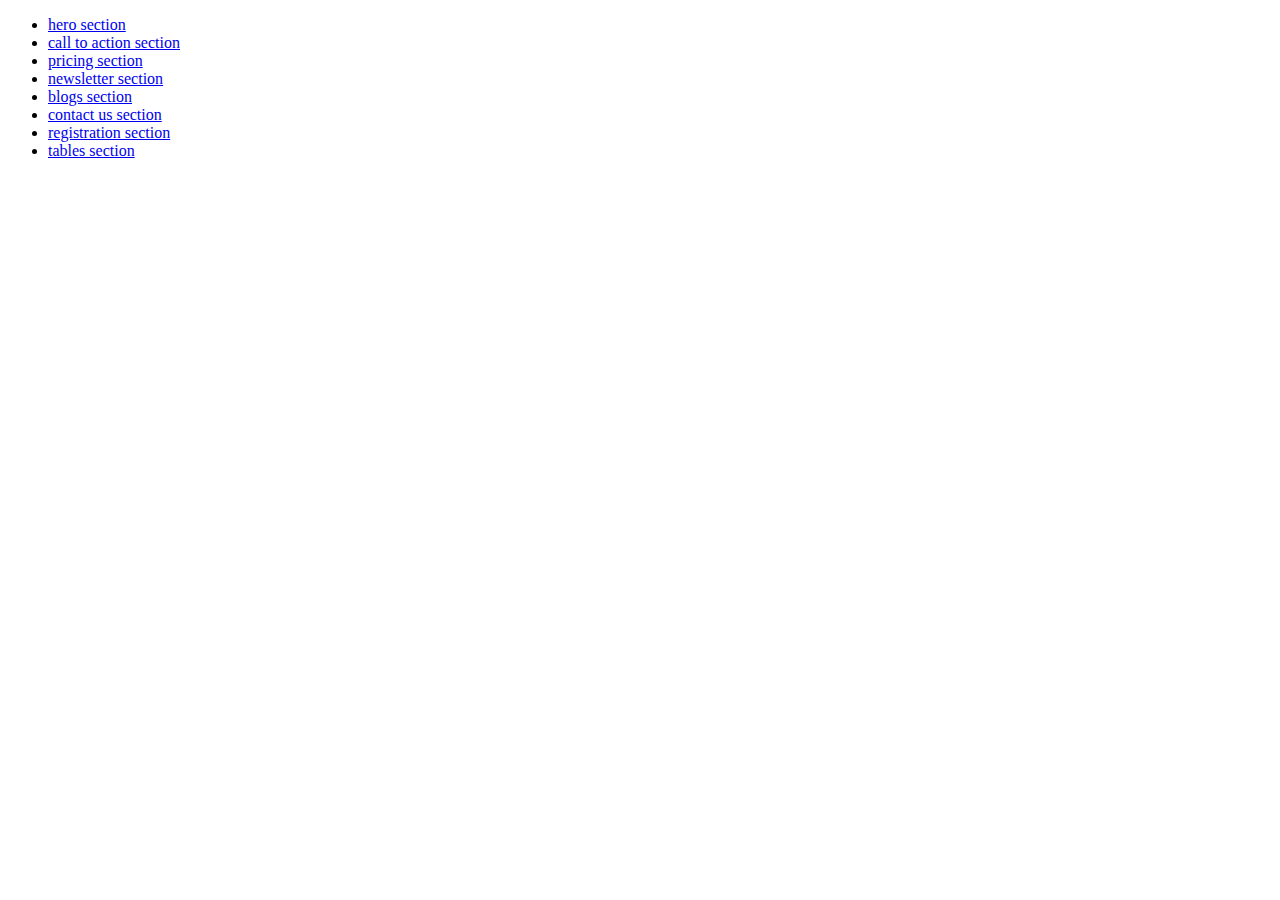
<file: index.html>
<!DOCTYPE html>
<html lang="en">
  <head>
    <meta charset="UTF-8" />
    <meta name="viewport" content="width=device-width, initial-scale=1.0" />
    <title>Document</title>
  </head>
  <body>
    <!-- DO NOT EDIT THIS FILE -->
    <ul>
      <li><a href="./1-hero-section/index.html">hero section</a></li>
      <li>
        <a href="./2-call-to-action/index.html">call to action section</a>
      </li>
      <li><a href="./3-pricings/index.html">pricing section</a></li>
      <li><a href="./4-newsletter/index.html">newsletter section</a></li>
      <li><a href="./5-blogs/index.html">blogs section</a></li>
      <li><a href="./6-contact-us/index.html">contact us section</a></li>
      <li><a href="./7-registration/index.html">registration section</a></li>
      <li><a href="./8-tables/index.html">tables section</a></li>
    </ul>
  </body>
</html>
</file>
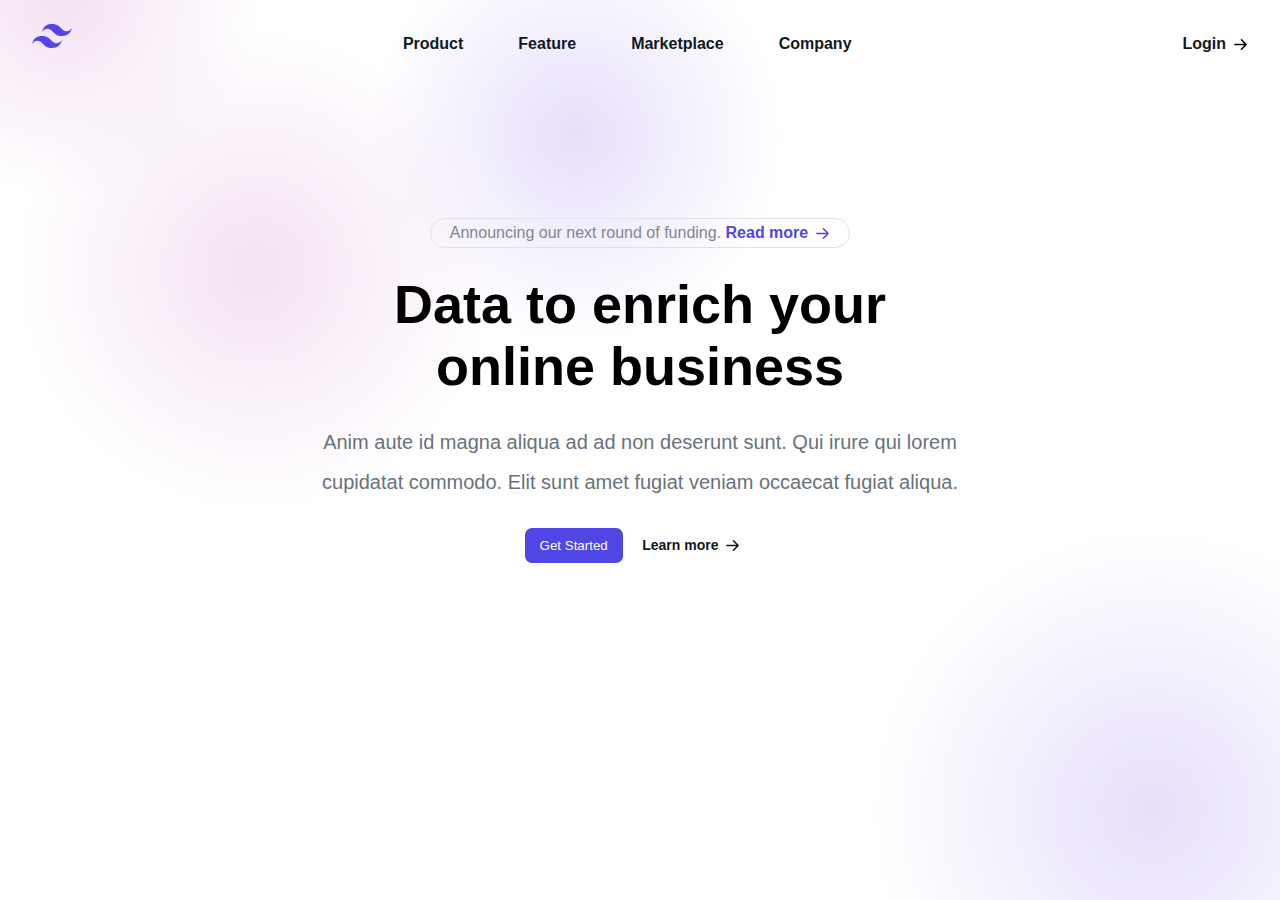
<file: 1-hero-section/index.html>
<!DOCTYPE html>
<html lang="en">
  <head>
    <meta charset="UTF-8" />
    <meta name="viewport" content="width=device-width, initial-scale=1.0" />
    <title>Document</title>
    <link rel="stylesheet" href="style.css" />
  </head>
  <body>
    <nav>
      <div class="logo">
        <svg xmlns="http://www.w3.org/2000/svg" fill="none" viewBox="0 0 54 33">
          <g clip-path="url(#prefix__clip0)">
            <path
              fill=" #4f46e5"
              fill-rule="evenodd"
              d="M27 0c-7.2 0-11.7 3.6-13.5 10.8 2.7-3.6 5.85-4.95 9.45-4.05 2.054.513 3.522 2.004 5.147 3.653C30.744 13.09 33.808 16.2 40.5 16.2c7.2 0 11.7-3.6 13.5-10.8-2.7 3.6-5.85 4.95-9.45 4.05-2.054-.513-3.522-2.004-5.147-3.653C36.756 3.11 33.692 0 27 0zM13.5 16.2C6.3 16.2 1.8 19.8 0 27c2.7-3.6 5.85-4.95 9.45-4.05 2.054.514 3.522 2.004 5.147 3.653C17.244 29.29 20.308 32.4 27 32.4c7.2 0 11.7-3.6 13.5-10.8-2.7 3.6-5.85 4.95-9.45 4.05-2.054-.513-3.522-2.004-5.147-3.653C23.256 19.31 20.192 16.2 13.5 16.2z"
              clip-rule="evenodd"
            />
          </g>
          <defs>
            <clipPath id="prefix__clip0">
              <path fill="#fff" d="M0 0h54v32.4H0z" />
            </clipPath>
          </defs>
        </svg>
      </div>
      <div class="main-menu-container">
        <menu>
          <a href="#">Product</a>
          <a href="#">Feature</a>
          <a href="#">Marketplace</a>
          <a href="#">Company</a>
        </menu>
      </div>
      <div class="arrow-attach">
        <a href="#">Login</a>
        <svg
          xmlns="http://www.w3.org/2000/svg"
          fill="none"
          viewBox="0 0 24 24"
          stroke-width="2.5"
          stroke="currentColor"
          class="arrow"
        >
          <path
            stroke-linecap="round"
            stroke-linejoin="round"
            d="M13.5 4.5 21 12m0 0-7.5 7.5M21 12H3"
          />
        </svg>
      </div>
    </nav>
    <main>
      <div class="hero-section">
        <div class="readmore">
          <p>Announcing our next round of funding.&nbsp;</p>
          <div class="arrow-attach">
            <p>Read more</p>
            <svg
              xmlns="http://www.w3.org/2000/svg"
              stroke="#4f46e5"
              viewBox="0 0 24 24"
              stroke-width="2.5"
              stroke="currentColor"
              class="arrow"
            >
              <path
                stroke-linecap="round"
                stroke-linejoin="round"
                d="M13.5 4.5 21 12m0 0-7.5 7.5M21 12H3"
              />
            </svg>
          </div>
        </div>
        <div class="main-heading">
          <h1>Data to enrich your online business</h1>
        </div>
        <div class="content">
          <p>
            Anim aute id magna aliqua ad ad non deserunt sunt. Qui irure qui
            lorem cupidatat commodo. Elit sunt amet fugiat veniam occaecat
            fugiat aliqua.
          </p>
        </div>
        <div>
          <button class="get-started">Get Started</button>
          <button class="learn-more">
            <div class="arrow-attach">
              <p>Learn more</p>
              <svg
                xmlns="http://www.w3.org/2000/svg"
                fill="none"
                viewBox="0 0 24 24"
                stroke-width="2.5"
                stroke="currentColor"
                class="arrow"
              >
                <path
                  stroke-linecap="round"
                  stroke-linejoin="round"
                  d="M13.5 4.5 21 12m0 0-7.5 7.5M21 12H3"
                />
              </svg>
            </div>
          </button>
        </div>
      </div>
    </main>
  </body>
</html>
</file>
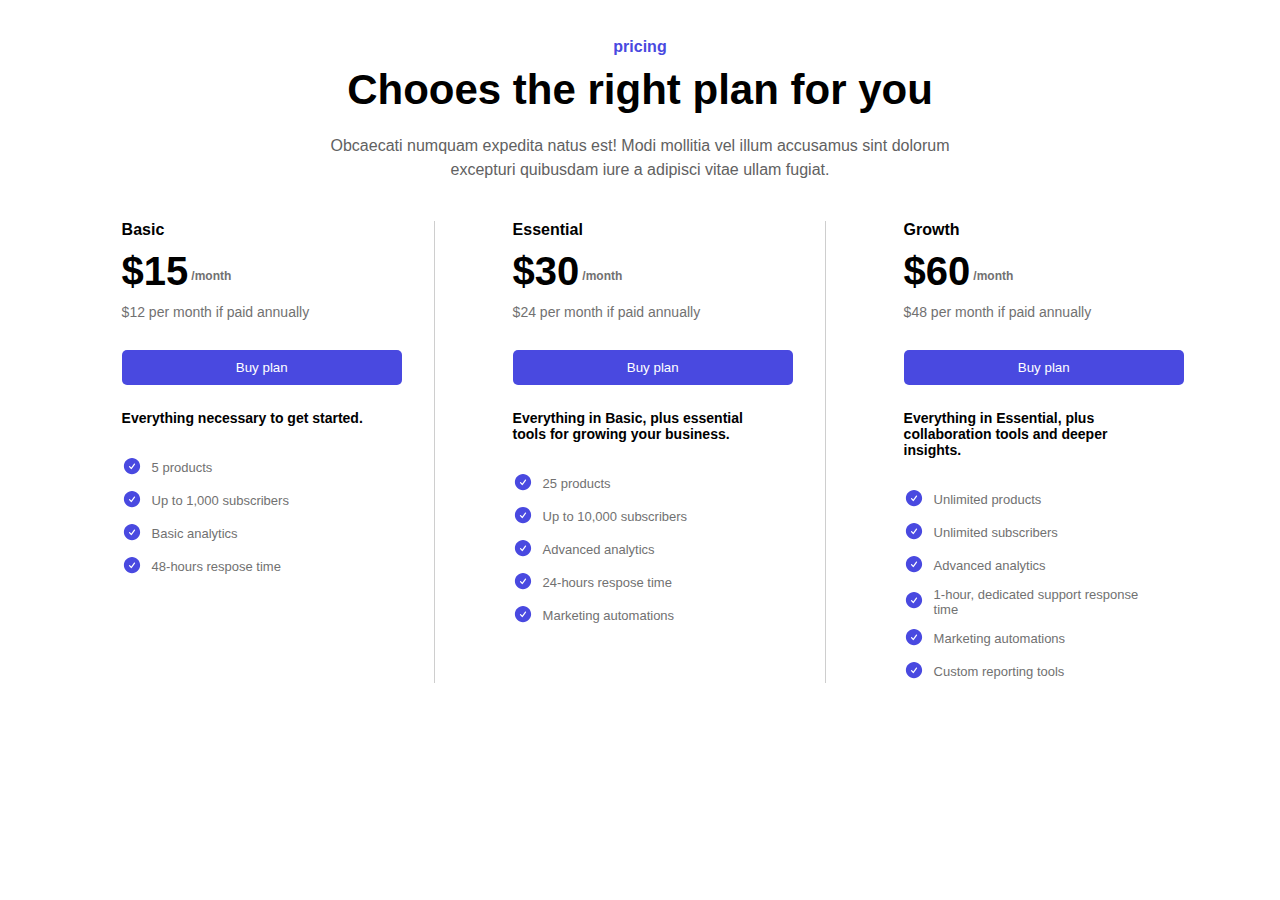
<file: 3-pricings/index.html>
<!DOCTYPE html>
<html lang="en">
  <head>
    <meta charset="UTF-8" />
    <meta name="viewport" content="width=device-width, initial-scale=1.0" />
    <title>Document</title>
    <link rel="stylesheet" href="style.css" />
  </head>
  <body>
    <header>
      <div class="heading"><p>pricing</p></div>
      <div class="heading-main"><p>Chooes the right plan for you</p></div>
      <div class="head-description">
        <p>
          Obcaecati numquam expedita natus est! Modi mollitia vel illum
          accusamus sint dolorum excepturi quibusdam iure a adipisci vitae ullam
          fugiat.
        </p>
      </div>
    </header>
    <section>
      <div class="plan-card">
        <div class="plan-type">Basic</div>
        <div class="pricing">
          <div class="price">$15</div>
          <div class="month">/month</div>
        </div>
        <div class="annually">$12 per month if paid annually</div>
        <button>Buy plan</button>
        <div class="info">Everything necessary to get started.</div>
        <ul>
          <li>5 products</li>
          <li>Up to 1,000 subscribers</li>
          <li>Basic analytics</li>
          <li>48-hours respose time</li>
        </ul>
      </div>
      <div class="plan-card">
        <div class="plan-type">Essential</div>
        <div class="pricing">
          <div class="price">$30</div>
          <div class="month">/month</div>
        </div>
        <div class="annually">$24 per month if paid annually</div>
        <button>Buy plan</button>
        <div class="info">
          Everything in Basic, plus essential tools for growing your business.
        </div>
        <ul>
          <li>25 products</li>
          <li>Up to 10,000 subscribers</li>
          <li>Advanced analytics</li>
          <li>24-hours respose time</li>
          <li>Marketing automations</li>
        </ul>
      </div>
      <div class="plan-card">
        <div class="plan-type">Growth</div>
        <div class="pricing">
          <div class="price">$60</div>
          <div class="month">/month</div>
        </div>
        <div class="annually">$48 per month if paid annually</div>
        <button>Buy plan</button>
        <div class="info">
          Everything in Essential, plus collaboration tools and deeper insights.
        </div>
        <ul>
          <li>Unlimited products</li>
          <li>Unlimited subscribers</li>
          <li>Advanced analytics</li>
          <li>1-hour, dedicated support response time</li>
          <li>Marketing automations</li>
          <li>Custom reporting tools</li>
        </ul>
      </div>
    </section>
  </body>
</html>
</file>
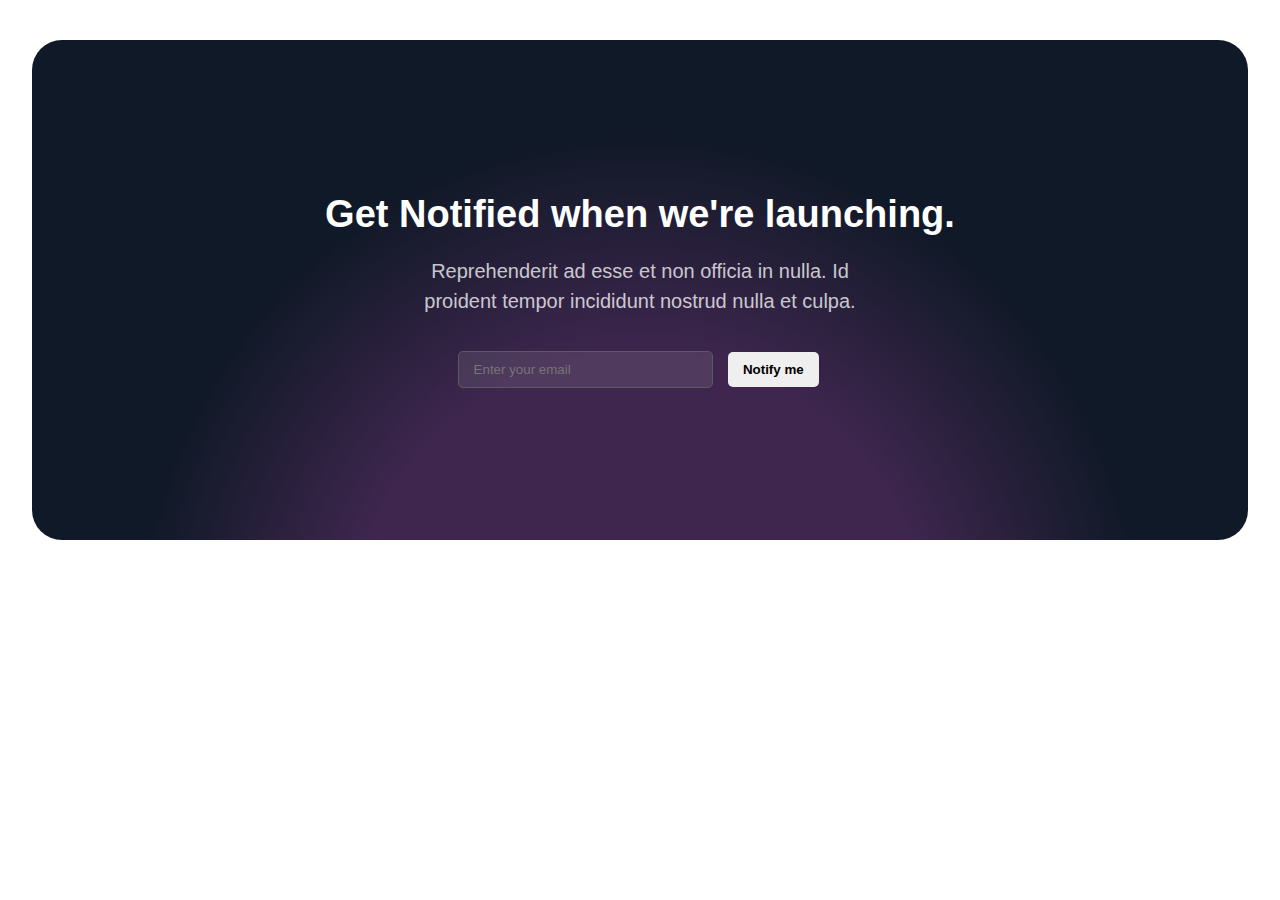
<file: 4-newsletter/index.html>
<!DOCTYPE html>
<html lang="en">
  <head>
    <meta charset="UTF-8" />
    <meta name="viewport" content="width=device-width, initial-scale=1.0" />
    <title>Document</title>
    <link rel="stylesheet" href="style.css" />
  </head>
  <body>
    <section>
      <div class="newsletter">
        <h2>Get Notified when we're launching.</h2>
        <div class="description">
          Reprehenderit ad esse et non officia in nulla. Id proident tempor
          incididunt nostrud nulla et culpa.
        </div>
        <div class="email-section">
          <input
            type="email"
            id="email"
            class="email"
            placeholder="Enter your email"
            name="email"
          />
          <button>Notify me</button>
        </div>
      </div>
    </section>
  </body>
</html>
</file>
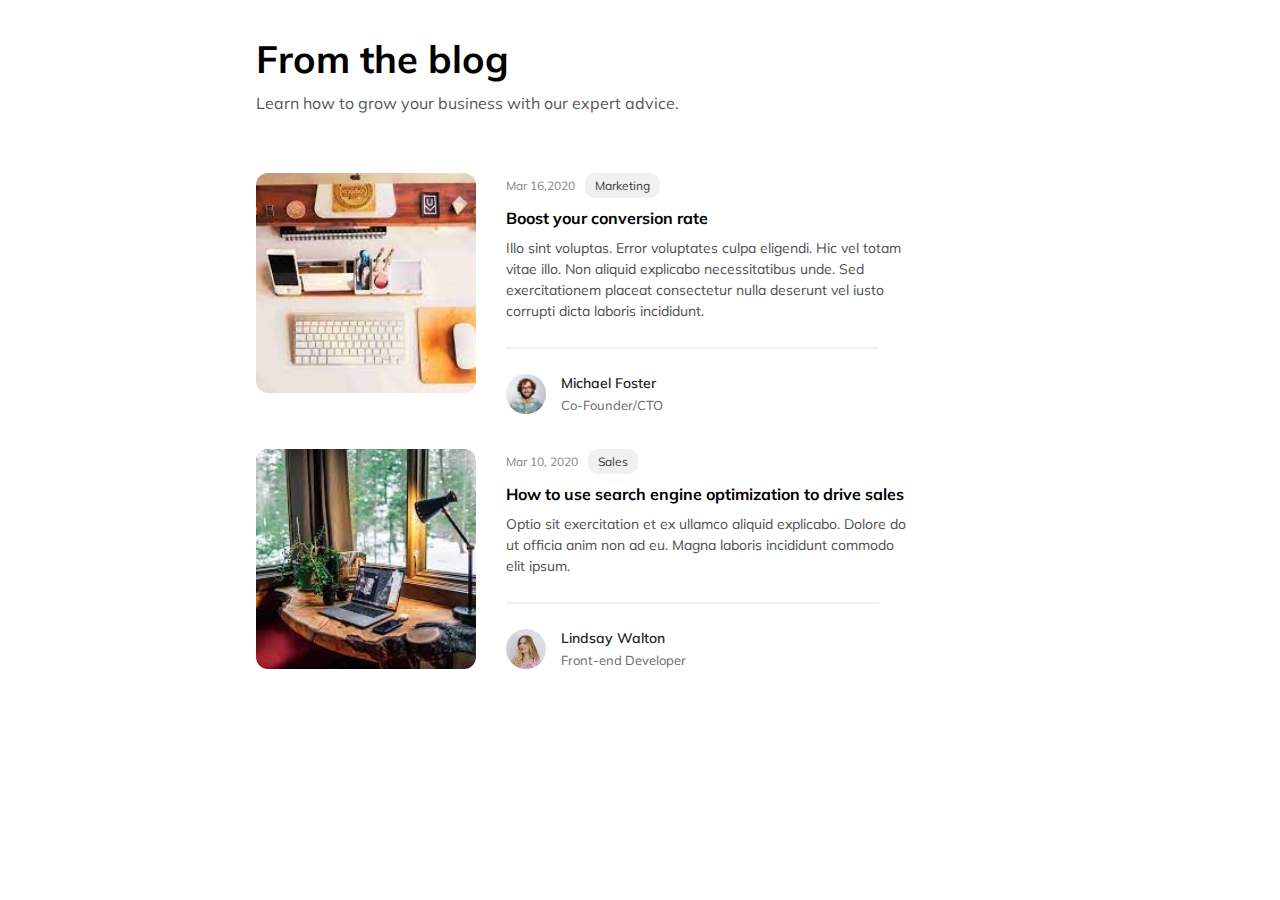
<file: 5-blogs/index.html>
<!DOCTYPE html>
<html lang="en">
  <head>
    <meta charset="UTF-8" />
    <meta name="viewport" content="width=device-width, initial-scale=1.0" />
    <title>Document</title>
    <link rel="stylesheet" href="style.css" />
    <link rel="preconnect" href="https://fonts.googleapis.com" />
    <link rel="preconnect" href="https://fonts.gstatic.com" crossorigin />
    <link
      href="https://fonts.googleapis.com/css2?family=Be+Vietnam+Pro:ital,wght@0,100;0,200;0,300;0,400;0,500;0,600;0,700;0,800;0,900;1,100;1,200;1,300;1,400;1,500;1,600;1,700;1,800;1,900&family=Mulish:ital,wght@0,200..1000;1,200..1000&display=swap"
      rel="stylesheet"
    />
  </head>
  <body>
    <div class="blogs">
      <header>
        <h2>From the blog</h2>
        <div class="sub-heading">
          Learn how to grow your business with our expert advice.
        </div>
      </header>
      <article>
        <div class="blog">
          <div class="cover"><img src="blog1.jpeg" /></div>
          <div class="blog-containt">
            <div class="dates">
              <p>Mar 16,2020</p>
              <p>Marketing</p>
            </div>
            <h4>Boost your conversion rate</h4>
            <div class="description">
              <p>
                Illo sint voluptas. Error voluptates culpa eligendi. Hic vel
                totam vitae illo. Non aliquid explicabo necessitatibus unde. Sed
                exercitationem placeat consectetur nulla deserunt vel iusto
                corrupti dicta laboris incididunt.
              </p>
            </div>
            <hr width="72%;" color="#eff0f0" size="2" />
            <div class="profile">
              <div class="image"><img src="p1.jpg" /></div>
              <div class="person-info">
                <div class="name">Michael Foster</div>
                <div class="profession">Co-Founder/CTO</div>
              </div>
            </div>
          </div>
        </div>
        <div class="blog">
          <div class="cover"><img src="blog2.jpeg" /></div>
          <div class="blog-containt">
            <div class="dates">
              <p>Mar 10, 2020</p>
              <p>Sales</p>
            </div>
            <h4>How to use search engine optimization to drive sales</h4>
            <div class="description">
              <p>
                Optio sit exercitation et ex ullamco aliquid explicabo. Dolore
                do ut officia anim non ad eu. Magna laboris incididunt commodo
                elit ipsum.
              </p>
            </div>
            <hr width="72%;" color="#eff0f0" size="2" />
            <div class="profile">
              <div class="image"><img src="p2.jpg" /></div>
              <div class="person-info">
                <div class="name">Lindsay Walton</div>
                <div class="profession">Front-end Developer</div>
              </div>
            </div>
          </div>
        </div>
      </article>
    </div>
  </body>
</html>
</file>
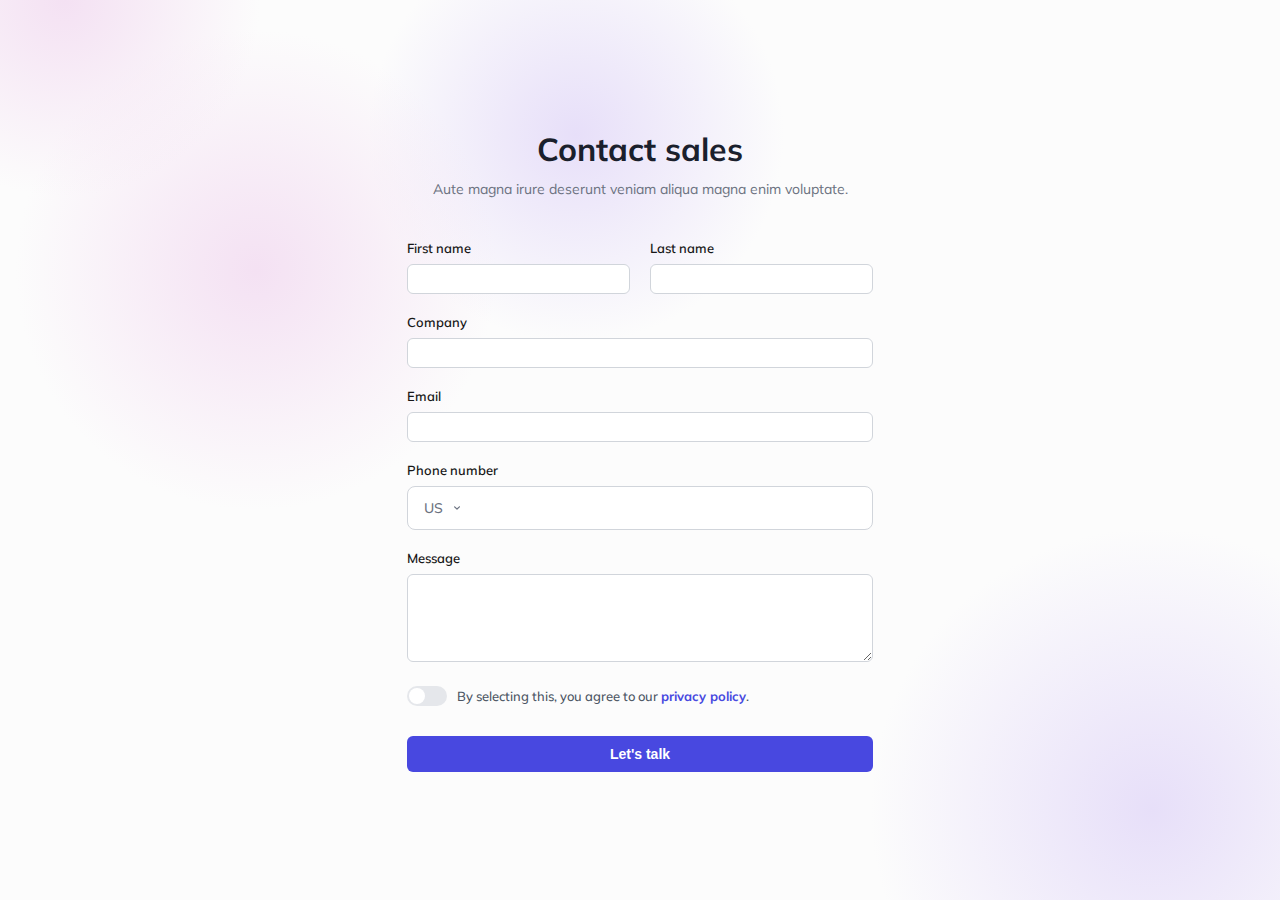
<file: 6-contact-us/index.html>
<!DOCTYPE html>
<html lang="en">
  <head>
    <meta charset="UTF-8" />
    <meta name="viewport" content="width=device-width, initial-scale=1.0" />
    <title>Document</title>
    <link rel="stylesheet" href="style.css" />
    <link rel="preconnect" href="https://fonts.googleapis.com" />
    <link rel="preconnect" href="https://fonts.gstatic.com" crossorigin />
    <link
      href="https://fonts.googleapis.com/css2?family=Be+Vietnam+Pro:ital,wght@0,100;0,200;0,300;0,400;0,500;0,600;0,700;0,800;0,900;1,100;1,200;1,300;1,400;1,500;1,600;1,700;1,800;1,900&family=Mulish:ital,wght@0,200..1000;1,200..1000&display=swap"
      rel="stylesheet"
    />
  </head>
  <body>
    <div class="page-container">
      <header class="form-header">
        <h1>Contact sales</h1>
        <p class="subtitle">
          Aute magna irure deserunt veniam aliqua magna enim voluptate.
        </p>
      </header>

      <section class="contact-form-section">
        <form class="contact-form">
          <div class="form-row">
            <div class="form-group">
              <label for="first-name">First name</label>
              <input
                type="text"
                id="first-name"
                name="first_name"
                class="text-input"
              />
            </div>
            <div class="form-group">
              <label for="last-name">Last name</label>
              <input
                type="text"
                id="last-name"
                name="last_name"
                class="text-input"
              />
            </div>
          </div>

          <div class="form-group">
            <label for="company">Company</label>
            <input type="text" id="company" name="company" class="text-input" />
          </div>

          <div class="form-group">
            <label for="email-contact">Email</label>
            <input
              type="email"
              id="email-contact"
              name="email"
              class="text-input"
            />
          </div>

          <div class="form-group">
            <label for="phone" class="form-label">Phone number</label>
            <div class="phone-input-container">
              <div class="country-selector" onclick="toggleDropdown()">
                <span>US</span>
                <svg class="dropdown-arrow" viewBox="0 0 20 20">
                  <path
                    fill-rule="evenodd"
                    d="M5.293 7.293a1 1 0 011.414 0L10 10.586l3.293-3.293a1 1 0 111.414 1.414l-4 4a1 1 0 01-1.414 0l-4-4a1 1 0 010-1.414z"
                    clip-rule="evenodd"
                  />
                </svg>
              </div>
              <input type="tel" id="phone" class="phone-input" />
              <div class="dropdown-menu" id="countryDropdown">
                <div class="dropdown-item" onclick="selectCountry('US', '+1')">
                  🇺🇸 United States (+1)
                </div>
              </div>
            </div>
          </div>

          <div class="form-group">
            <label for="message">Message</label>
            <textarea
              id="message"
              name="message"
              class="text-input textarea-input"
              rows="4"
            ></textarea>
          </div>

          <div class="checkbox-group">
            <label class="toggle-switch">
              <input type="checkbox" />
              <span class="slider"></span>
            </label>

            <label for="privacy-agree"
              >By selecting this, you agree to our
              <a href="#" class="privacy-link">privacy policy</a>.</label
            >
          </div>

          <button type="submit" class="submit-button">Let's talk</button>
        </form>
      </section>
    </div>
  </body>
</html>
</file>
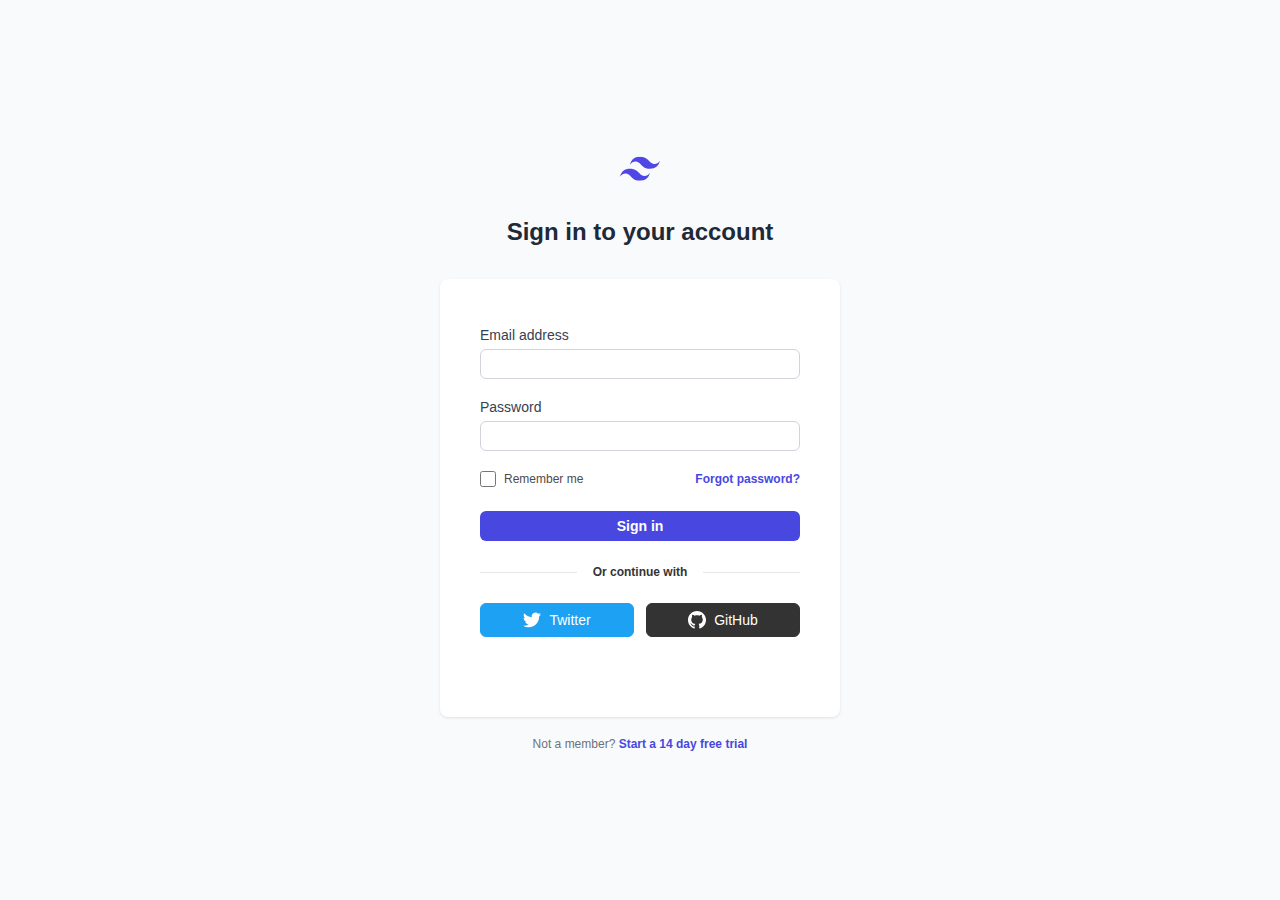
<file: 7-registration/index.html>
<!DOCTYPE html>
<html lang="en">
  <head>
    <meta charset="UTF-8" />
    <meta name="viewport" content="width=device-width, initial-scale=1.0" />
    <title>Document</title>
    <link rel="stylesheet" href="style.css" />
  </head>
  <body>
    <header class="form-header">
      <div class="logo">
        <svg xmlns="http://www.w3.org/2000/svg" fill="none" viewBox="0 0 54 33">
          <g clip-path="url(#prefix__clip0)">
            <path
              fill="#4f46e5"
              fill-rule="evenodd"
              d="M27 0c-7.2 0-11.7 3.6-13.5 10.8 2.7-3.6 5.85-4.95 9.45-4.05 2.054.513 3.522 2.004 5.147 3.653C30.744 13.09 33.808 16.2 40.5 16.2c7.2 0 11.7-3.6 13.5-10.8-2.7 3.6-5.85 4.95-9.45 4.05-2.054-.513-3.522-2.004-5.147-3.653C36.756 3.11 33.692 0 27 0zM13.5 16.2C6.3 16.2 1.8 19.8 0 27c2.7-3.6 5.85-4.95 9.45-4.05 2.054.514 3.522 2.004 5.147 3.653C17.244 29.29 20.308 32.4 27 32.4c7.2 0 11.7-3.6 13.5-10.8-2.7 3.6-5.85 4.95-9.45 4.05-2.054-.513-3.522-2.004-5.147-3.653C23.256 19.31 20.192 16.2 13.5 16.2z"
              clip-rule="evenodd"
            />
          </g>
          <defs>
            <clipPath id="prefix__clip0">
              <path fill="#fff" d="M0 0h54v32.4H0z" />
            </clipPath>
          </defs>
        </svg>
      </div>
      <h1>Sign in to your account</h1>
    </header>
    <div class="container">
      <form>
        <div class="form-group">
          <label for="email">Email address</label>
          <input type="email" id="email" name="email" />
        </div>

        <div class="form-group">
          <label for="password">Password</label>
          <input type="password" id="password" name="password" />
        </div>

        <div class="form-options">
          <div class="remember-me">
            <input type="checkbox" id="remember" name="remember" />
            <label for="remember">Remember me</label>
          </div>
          <a href="#" class="forgot-password">Forgot password?</a>
        </div>

        <button type="submit" class="signin-btn">Sign in</button>
      </form>

      <div class="divider">
        <span>Or continue with</span>
      </div>

      <div class="social-buttons">
        <a href="#" class="social-btn twitter">
          <svg viewBox="0 0 24 24">
            <path
              d="M23.953 4.57a10 10 0 01-2.825.775 4.958 4.958 0 002.163-2.723c-.951.555-2.005.959-3.127 1.184a4.92 4.92 0 00-8.384 4.482C7.69 8.095 4.067 6.13 1.64 3.162a4.822 4.822 0 00-.666 2.475c0 1.71.87 3.213 2.188 4.096a4.904 4.904 0 01-2.228-.616v.06a4.923 4.923 0 003.946 4.827 4.996 4.996 0 01-2.212.085 4.936 4.936 0 004.604 3.417 9.867 9.867 0 01-6.102 2.105c-.39 0-.779-.023-1.17-.067a13.995 13.995 0 007.557 2.209c9.053 0 13.998-7.496 13.998-13.985 0-.21 0-.42-.015-.63A9.935 9.935 0 0024 4.59z"
            />
          </svg>
          Twitter
        </a>
        <a href="#" class="social-btn github">
          <svg viewBox="0 0 24 24">
            <path
              d="M12 0c-6.626 0-12 5.373-12 12 0 5.302 3.438 9.8 8.207 11.387.599.111.793-.261.793-.577v-2.234c-3.338.726-4.033-1.416-4.033-1.416-.546-1.387-1.333-1.756-1.333-1.756-1.089-.745.083-.729.083-.729 1.205.084 1.839 1.237 1.839 1.237 1.07 1.834 2.807 1.304 3.492.997.107-.775.418-1.305.762-1.604-2.665-.305-5.467-1.334-5.467-5.931 0-1.311.469-2.381 1.236-3.221-.124-.303-.535-1.524.117-3.176 0 0 1.008-.322 3.301 1.23.957-.266 1.983-.399 3.003-.404 1.02.005 2.047.138 3.006.404 2.291-1.552 3.297-1.23 3.297-1.23.653 1.653.242 2.874.118 3.176.77.84 1.235 1.911 1.235 3.221 0 4.609-2.807 5.624-5.479 5.921.43.372.823 1.102.823 2.222v3.293c0 .319.192.694.801.576 4.765-1.589 8.199-6.086 8.199-11.386 0-6.627-5.373-12-12-12z"
            />
          </svg>
          GitHub
        </a>
      </div>
    </div>
    <div class="signup-link">
      Not a member? <a href="#">Start a 14 day free trial</a>
    </div>
  </body>
</html>
</file>
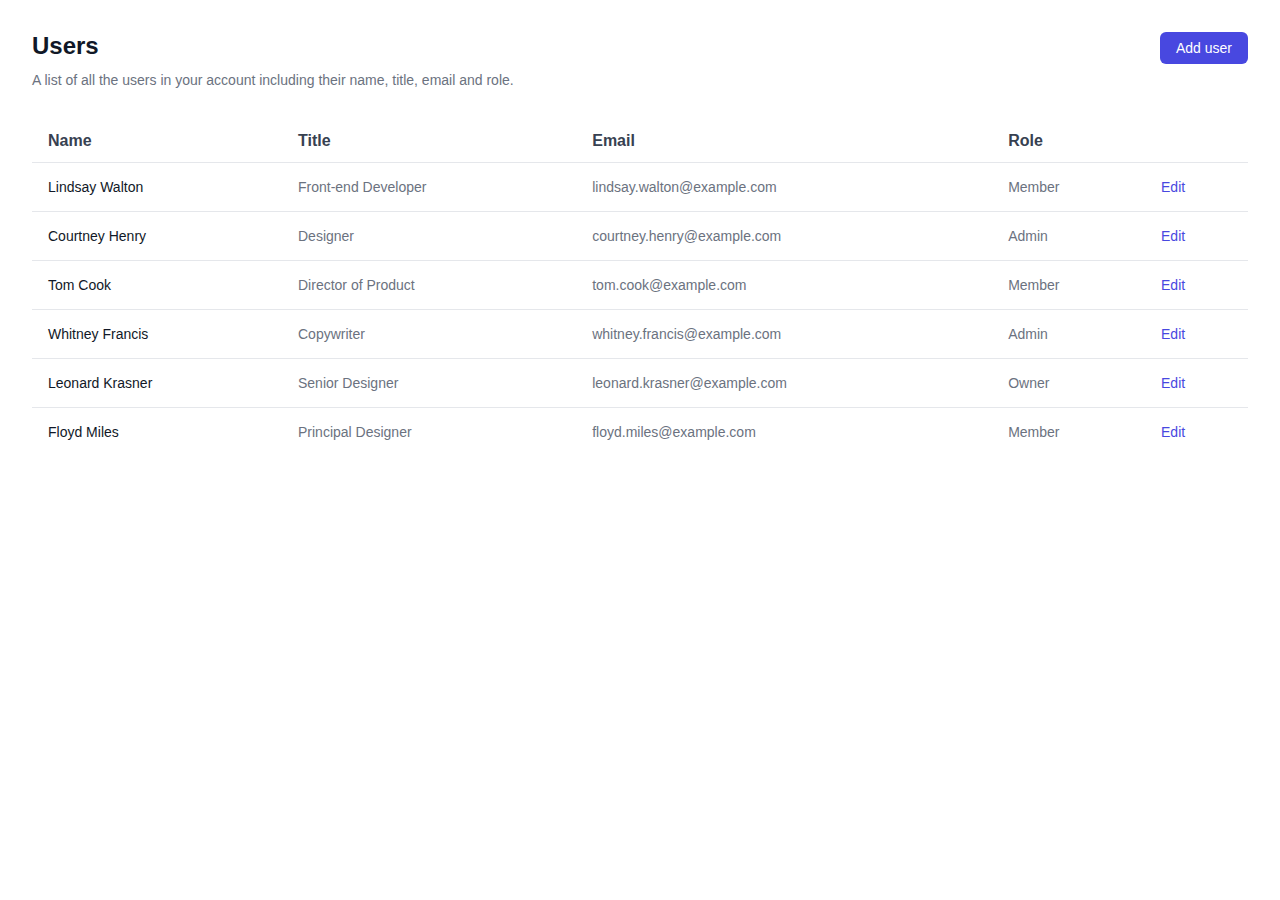
<file: 8-tables/index.html>
<!DOCTYPE html>
<html lang="en">
  <head>
    <meta charset="UTF-8" />
    <meta name="viewport" content="width=device-width, initial-scale=1.0" />
    <title>Document</title>
    <link rel="stylesheet" href="style.css" />
    <link rel="preconnect" href="https://fonts.googleapis.com" />
    <link rel="preconnect" href="https://fonts.gstatic.com" crossorigin />
    <link
      href="https://fonts.googleapis.com/css2?family=Be+Vietnam+Pro:ital,wght@0,100;0,200;0,300;0,400;0,500;0,600;0,700;0,800;0,900;1,100;1,200;1,300;1,400;1,500;1,600;1,700;1,800;1,900&family=Mulish:ital,wght@0,200..1000;1,200..1000&display=swap"
      rel="stylesheet"
    />
  </head>
  <body>
    <div class="header">
      <div>
        <h1>Users</h1>
      </div>
      <button class="add-user-btn">Add user</button>
    </div>

    <p class="description">
      A list of all the users in your account including their name, title, email
      and role.
    </p>

    <div class="table-container">
      <table>
        <thead>
          <tr>
            <th>Name</th>
            <th>Title</th>
            <th>Email</th>
            <th>Role</th>
            <th></th>
          </tr>
        </thead>
        <tbody>
          <tr>
            <td class="name">Lindsay Walton</td>
            <td class="title">Front-end Developer</td>
            <td class="email">lindsay.walton@example.com</td>
            <td class="role">Member</td>
            <td><a href="#" class="edit-link">Edit</a></td>
          </tr>
          <tr>
            <td class="name">Courtney Henry</td>
            <td class="title">Designer</td>
            <td class="email">courtney.henry@example.com</td>
            <td class="role">Admin</td>
            <td><a href="#" class="edit-link">Edit</a></td>
          </tr>
          <tr>
            <td class="name">Tom Cook</td>
            <td class="title">Director of Product</td>
            <td class="email">tom.cook@example.com</td>
            <td class="role">Member</td>
            <td><a href="#" class="edit-link">Edit</a></td>
          </tr>
          <tr>
            <td class="name">Whitney Francis</td>
            <td class="title">Copywriter</td>
            <td class="email">whitney.francis@example.com</td>
            <td class="role">Admin</td>
            <td><a href="#" class="edit-link">Edit</a></td>
          </tr>
          <tr>
            <td class="name">Leonard Krasner</td>
            <td class="title">Senior Designer</td>
            <td class="email">leonard.krasner@example.com</td>
            <td class="role">Owner</td>
            <td><a href="#" class="edit-link">Edit</a></td>
          </tr>
          <tr>
            <td class="name">Floyd Miles</td>
            <td class="title">Principal Designer</td>
            <td class="email">floyd.miles@example.com</td>
            <td class="role">Member</td>
            <td><a href="#" class="edit-link">Edit</a></td>
          </tr>
        </tbody>
      </table>
    </div>
  </body>
</html>
</file>
<file: 1-hero-section/style.css>
* {
  margin: 0;
  padding: 0;
  box-sizing: border-box;
}

body {
  font-family: "Inter", sans-serif;
  background-color: #ffffff;
  background: radial-gradient(
      circle at 5% 0%,
      rgba(244, 225, 243, 255) 0%,
      transparent 13%
    ),
    radial-gradient(
      circle at 20% 30%,
      rgba(244, 225, 243, 255) 0%,
      transparent 20%
    ),
    radial-gradient(
      circle at 45% 15%,
      rgba(231, 223, 249, 255) 0%,
      transparent 20%
    ),
    /* Bottom-right soft blue glow */
      radial-gradient(
        circle at 90% 90%,
        rgba(231, 223, 249, 255) 0%,
        transparent 20%
      ),
    #ffffff;
  background-size: 100% 100%;
  background-repeat: no-repeat;
  background-attachment: fixed;
}
.pink {
  height: 50%;
  width: 50%;
  left: 2%;
  background-image: radial-gradient();
}
nav {
  display: flex;
  align-items: center;
  justify-content: space-between;
  padding: 1.5rem 2rem;
}

.logo {
  width: 40px;
  height: 40px;
}

.main-menu-container {
  flex-grow: 1;
  display: flex;
  justify-content: center;
}

menu {
  display: flex;
  gap: 55px;
  align-items: center;
  list-style: none;
}

a {
  text-decoration: none;
  display: inline-block;
  color: #101826;
  font-weight: 600;
}

.hero-section {
  width: 700px;
  margin: 130px auto;
  align-items: center;
  display: flex;
  flex-direction: column;
  text-align: center;
}
.readmore {
  width: 60%;
  display: flex;
  padding: 5px;
  border: 1px solid #e2e2e2;
  justify-content: center;
  border-radius: 50px;
}
.readmore > p {
  color: #808792;
}
.readmore .arrow-attach p {
  color: #4f46e5;
  font-weight: 700;
}
.arrow-attach {
  display: flex;
  gap: 7px;
  align-items: center;
}
.arrow {
  width: 15px;
  height: 15px;
}
.main-heading {
  margin: 25px auto;
  width: 90%;
}
h1 {
  font-size: 54px;
}
.get-started {
  background-color: #4f46e5;
  border: none;
  color: white;
  font-weight: 500;
  padding: 10px 15px;
  border-radius: 7px;
}
.learn-more {
  border: none;
  color: #101826;
  font-weight: 600;
  font-size: 14px;
  padding: 10px 15px;
  background-color: transparent;
}
.content {
  width: 95%;
  margin-bottom: 25px;
  color: #68727c;
}
.content p {
  line-height: 2;
  font-size: 20px;
}
.button-section {
  display: flex;
}
</file>
<file: 3-pricings/style.css>
* {
  padding: 0;
  margin: 0;
  box-sizing: border-box;
}
body {
  font-family: sans-serif;
}
header {
  text-align: center;
  width: 50%;
  margin: 3% auto;
}
.heading {
  font-size: 16px;
  color: #4949e0;
  margin-bottom: 10px;
  font-weight: 600;
}
.heading-main {
  font-size: 42px;
  font-weight: 600;
  margin-bottom: 20px;
}
.head-description {
  font-size: 16px;
  color: #616161;
  line-height: 1.5;
}
section {
  display: flex;
  align-items: center;
  justify-content: center;
  gap: 20px;
  padding: 0 5%;
  align-items: stretch;
}

.plan-card {
  flex: 1;
  display: flex;
  flex-direction: column;
  border-right: 0.5px solid #cecece;
  padding: 0 5%;
}
.plan-card:last-child {
  border-right: none;
}
.plan-type {
  font-weight: 600;
  margin-bottom: 10px;
}
.pricing {
  display: flex;
  gap: 3px;
  align-items: center;
}
.price {
  font-size: 40px;
  font-weight: 600;
  margin-bottom: 10px;
}
.month {
  font-size: 12px;
  color: #717171;
  font-weight: 600;
}
.annually {
  font-size: 14px;
  color: #717171;
  margin-bottom: 30px;
}
button {
  border: none;
  width: 110%;
  padding: 10px 0;
  background-color: #4949e0;
  border-radius: 5px;
  color: white;
  margin-bottom: 25px;
}
.info {
  font-size: 14px;
  margin-bottom: 20px;
  font-weight: 600;
}
ul {
  list-style: none;
}

li {
  font-size: 13px;
  margin-top: 10px;
  color: #717171;
  display: flex;
  align-items: center;
}
li::before {
  padding-right: 10px;
  content: url('data:image/svg+xml,%3Csvg xmlns="http://www.w3.org/2000/svg" width="20px" viewBox="0 0 24 24" fill="%234949e0" class="size-6"%3E%3Cpath fill-rule="evenodd" d="M2.25 12c0-5.385 4.365-9.75 9.75-9.75s9.75 4.365 9.75 9.75-4.365 9.75-9.75 9.75S2.25 17.385 2.25 12Zm13.36-1.814a.75.75 0 1 0-1.22-.872l-3.236 4.53L9.53 12.22a.75.75 0 0 0-1.06 1.06l2.25 2.25a.75.75 0 0 0 1.14-.094l3.75-5.25Z" clip-rule="evenodd" /%3E%3C/svg%3E');
}
</file>
<file: 4-newsletter/style.css>
* {
  padding: 0;
  margin: 0;
  box-sizing: border-box;
}
body {
  font-family: sans-serif;
}
section {
  background-color: #101927;
  background-image: radial-gradient(
    circle 80vh at 50% 120%,
    #3e264e 40%,
    #101927 70%
  );
  background-size: 100% 100%;
  background-repeat: no-repeat;
  width: 95%;
  height: 500px;
  border-radius: 30px;
  margin: 40px auto;
  display: flex;
  align-items: center;
  justify-content: center;
}
.newsletter {
  width: 50%;
  display: flex;
  align-items: center;
  justify-content: center;
  flex-direction: column;
  text-align: center;
  flex-grow: 1;
}

h2 {
  font-size: 38px;
  color: white;
  margin-bottom: 20px;
}
.description {
  color: rgba(255, 255, 255, 0.762);
  line-height: 1.5;
  font-size: 20px;
  margin-bottom: 35px;
  width: 40%;
}
.email-section {
  display: flex;
  gap: 15px;
  flex-grow: 1;
  width: 30%;
  align-items: center;
}
.email {
  border: 0.5px solid #5b5b5b;
  border-radius: 5px;
  background-color: #e2e2e21c;
  width: 70%;
  padding: 10px 15px;
}
button {
  padding: 10px 15px;
  font-weight: 600;
  border-radius: 5px;
  border: none;
}
</file>
<file: 5-blogs/style.css>
* {
  margin: 0;
  padding: 0;
  box-sizing: border-box;
}
body {
  display: flex;
  align-items: center;
  font-family: "Mulish", sans-serif;
}
.blogs {
  width: 60%;
  margin: 35px auto;
  margin-bottom: 0;
}

h2 {
  font-size: 38px;
  margin-bottom: 10px;
}
.sub-heading {
  color: rgb(88, 88, 88);
  margin-bottom: 60px;
}
.blog {
  display: flex;
  gap: 30px;
  margin-bottom: 4%;
}
.blog:last-child {
  margin-bottom: 0px;
}
.cover img {
  width: 220px;
  border-radius: 12px;
}
.image img {
  width: 40px;
  border-radius: 50px;
}
.dates {
  display: flex;
  gap: 10px;
  align-items: center;
  margin-bottom: 10px;
}
.dates p:first-child {
  font-size: 12px;
  color: rgb(132, 132, 132);
}
.dates p:last-child {
  font-size: 12px;
  color: rgb(59, 59, 59);
  background-color: #eff0f0;
  padding: 5px 10px;
  border-radius: 10px;
}
h4 {
  margin-bottom: 10px;
}
.description {
  color: #4e4e4e;
  line-height: 1.5;
  width: 79%;
  text-align: left;
  font-size: 14px;
  margin-bottom: 25px;
}
hr {
  margin-bottom: 25px;
}
.profile {
  display: flex;
  gap: 15px;
}
.name {
  margin-bottom: 5px;
  font-size: 14px;
  font-weight: 600;
  color: #242424;
}
.profession {
  font-size: 13px;
  color: #676767;
}
</file>
<file: 6-contact-us/style.css>
* {
  padding: 0;
  margin: 0;
  box-sizing: border-box;
}

body {
  font-family: "Mulish", sans-serif;

  background: radial-gradient(
      circle at 5% 0%,
      rgba(244, 225, 243, 255) 0%,
      transparent 13%
    ),
    radial-gradient(
      circle at 20% 30%,
      rgba(244, 225, 243, 255) 0%,
      transparent 20%
    ),
    radial-gradient(
      circle at 45% 15%,
      rgba(231, 223, 249, 255) 0%,
      transparent 20%
    ),
    radial-gradient(
      circle at 90% 90%,
      rgba(231, 223, 249, 255) 0%,
      transparent 20%
    ),
    #fcfcfc;
  background-size: 100% 100%;
  background-repeat: no-repeat;
  background-attachment: fixed;

  display: flex;
  justify-content: center;
  align-items: center;
  min-height: 100vh;
}

.page-container {
  width: 90%;
  padding: 40px;
  display: flex;
  flex-direction: column;
  align-items: center;
}

.form-header {
  text-align: center;
  margin-bottom: 40px;
}

.form-header h1 {
  font-size: 32px;
  color: #1a202c;
  margin-bottom: 10px;
  font-weight: 700;
}

.form-header .subtitle {
  font-size: 14px;
  color: #6b7280;
  line-height: 1.5;
  max-width: 600px;
  margin: 0 auto;
}

.contact-form {
  width: 100%;
  max-width: 700px;
}

.form-row {
  display: flex;
  gap: 20px;
  margin-bottom: 20px;
}

.form-row .form-group {
  flex: 1;
  margin-bottom: 0;
}

.form-group {
  margin-bottom: 20px;
}

.form-group label {
  display: block;
  margin-bottom: 8px;
  font-size: 13px;
  color: #171717;
  font-weight: 600;
}

.text-input {
  width: 100%;
  padding: 5px 7px;
  border: 1px solid #d1d5db;
  border-radius: 6px;
  font-size: 1rem;
  color: #333;
  background-color: #ffffff;
}

.text-input::placeholder {
  color: #9ca3af;
  font-size: 12px;
  padding-left: 10px;
}

.textarea-input {
  resize: vertical;
}

.privacy-link {
  color: #4848e0;
  text-decoration: none;
  font-weight: 700;
}

.privacy-link:hover {
  text-decoration: underline;
}

.submit-button {
  width: 100%;
  padding: 10px 20px;
  background-color: #4848e0;
  color: white;
  border: none;
  border-radius: 6px;
  font-size: 14px;
  font-weight: 600;
  cursor: pointer;
}
.checkbox-group {
  display: flex;
  align-items: center;
  gap: 10px;
  margin-top: 10px;
  margin-bottom: 30px;
  font-size: 13px;
  color: #4b5563;
  font-weight: 500;
}

.toggle-switch {
  position: relative;
  display: inline-block;
  width: 40px;
  height: 20px;
}

.toggle-switch input {
  opacity: 0;
  width: 0;
  height: 0;
}

.slider {
  position: absolute;
  cursor: pointer;
  top: 0;
  left: 0;
  right: 0;
  bottom: 0;
  background-color: #e5e7eb;
  transition: 0.4s;
  border-radius: 9999px;
}

.slider:before {
  position: absolute;
  content: "";
  height: 16px;
  width: 16px;
  left: 2px;
  bottom: 2px;
  background-color: white;
  transition: 0.4s;
  border-radius: 9999px;
}

input:checked + .slider {
  background-color: #6366f1;
}

input:checked + .slider:before {
  transform: translateX(20px);
}

.form-label {
  display: block;
  margin-bottom: 8px;
  font-size: 14px;
  font-weight: 500;
  color: #374151;
}

.phone-input-container {
  position: relative;
  display: flex;
  border: 1px solid #d1d5db;
  border-radius: 8px;
  background-color: white;
  overflow: hidden;
}

.phone-input-container:focus-within {
  border-color: #6366f1;
  box-shadow: 0 0 0 3px rgba(99, 102, 241, 0.1);
}

.country-selector {
  display: flex;
  align-items: center;
  padding: 12px 16px;
  cursor: pointer;
  min-width: 70px;
  color: #6b7280;
  font-size: 14px;
  font-weight: 500;
}

.dropdown-arrow {
  margin-left: 8px;
  width: 12px;
  height: 12px;
  fill: #6b7280;
}

.phone-input {
  flex: 1;
  border: none;
  padding: 12px 5px;
  font-size: 14px;
  color: #374151;
  background-color: transparent;
  outline: none;
}

.phone-input::placeholder {
  color: #9ca3af;
}

.dropdown-menu {
  position: absolute;
  top: 100%;
  left: 0;
  right: 0;
  background-color: white;
  border-top: none;
  border-radius: 0 0 8px 8px;
  z-index: 10;
  display: none;
  max-height: 200px;
  overflow-y: auto;
}

.dropdown-item {
  padding: 12px 16px;
  cursor: pointer;
  font-size: 14px;
  color: #374151;
  display: flex;
  align-items: center;
}

.show {
  display: block;
}
</file>
<file: 7-registration/style.css>
* {
  padding: 0;
  margin: 0;
  box-sizing: border-box;
}

body {
  font-family: sans-serif;
  background-color: #f9fafb;
  min-height: 100vh;
  display: flex;
  align-items: center;
  justify-content: center;
  flex-direction: column;
}

.container {
  background: white;
  border-radius: 8px;
  box-shadow: 0 1px 3px rgba(0, 0, 0, 0.1);
  padding: 48px 40px;
  width: 100%;
  max-width: 400px;
  margin-bottom: 20px;
}

.form-header {
  text-align: center;
  margin-bottom: 32px;
}

.logo {
  margin-bottom: 24px;
}

.logo svg {
  width: 40px;
  height: 40px;
}

.form-header h1 {
  font-size: 24px;
  color: #1f2937;
  font-weight: 600;
  line-height: 1.25;
}

.form-group {
  margin-bottom: 20px;
}

.form-group label {
  display: block;
  margin-bottom: 6px;
  font-size: 14px;
  font-weight: 500;
  color: #374151;
}

.form-group input {
  width: 100%;
  padding: 5px 16px;
  border: 1px solid #d1d5db;
  border-radius: 6px;
  font-size: 16px;
  background-color: white;
}

.form-options {
  display: flex;
  justify-content: space-between;
  align-items: center;
  margin-bottom: 24px;
  font-size: 14px;
}

.remember-me {
  display: flex;
  align-items: center;
  gap: 8px;
}

.remember-me input[type="checkbox"] {
  width: 16px;
  height: 16px;
  accent-color: #6366f1;
}

.remember-me label {
  color: #4c4c4d;
  font-weight: 500;
  margin: 0;
  font-size: 12px;
}

.forgot-password {
  color: #4848e0;
  text-decoration: none;
  font-weight: 600;
  font-size: 12px;
}

.signin-btn {
  width: 100%;
  background-color: #4848e0;
  color: white;
  border: none;
  border-radius: 6px;
  padding: 7px 16px;
  font-size: 14px;
  font-weight: 600;
  cursor: pointer;
  margin-bottom: 24px;
}

.divider {
  text-align: center;
  margin-bottom: 24px;
  position: relative;
  color: #353535;
  font-size: 12px;
  font-weight: 600;
}

.divider::before {
  content: "";
  position: absolute;
  top: 50%;
  left: 0;
  right: 0;
  height: 1px;
  background-color: #e5e7eb;
  z-index: 1;
}

.divider span {
  background-color: white;
  padding: 0 16px;
  position: relative;
  z-index: 2;
}

.social-buttons {
  display: flex;
  gap: 12px;
  margin-bottom: 32px;
}

.social-btn {
  flex: 1;
  display: flex;
  align-items: center;
  justify-content: center;
  gap: 8px;
  padding: 7px 16px;
  border: 1px solid #d1d5db;
  border-radius: 6px;
  background-color: white;
  color: white;
  text-decoration: none;
  font-size: 14px;
  font-weight: 500;
}

.social-btn.twitter {
  background-color: #1da1f2;
  border-color: #1da1f2;
}

.social-btn.github {
  background-color: #333;
  border-color: #333;
}

.social-btn svg {
  width: 18px;
  height: 18px;
  fill: currentColor;
}

.signup-link {
  text-align: center;
  font-size: 12px;
  color: #6b7280;
}

.signup-link a {
  color: #4848e0;
  text-decoration: none;
  font-weight: 600;
  font-size: 12px;
}
</file>
<file: 8-tables/style.css>
* {
  margin: 0;
  padding: 0;
  box-sizing: border-box;
}

body {
  font-family: sans-serif;
  background-color: #ffffff;
  padding: 32px;
}

.header {
  display: flex;
  justify-content: space-between;
  align-items: flex-start;
  margin-bottom: 8px;
}

.header h1 {
  font-size: 24px;
  font-weight: 600;
  color: #111827;
}

.add-user-btn {
  background-color: #4848e0;
  color: white;
  border: none;
  padding: 8px 16px;
  border-radius: 6px;
  font-size: 14px;
  font-weight: 500;
  cursor: pointer;
}

.description {
  color: #6b7280;
  font-size: 14px;
  margin-bottom: 32px;
}

table {
  width: 100%;
  border-collapse: collapse;
}

th {
  text-align: left;
  padding: 12px 16px;
  font-size: 12px;
  font-weight: 600;
  color: #374151;
  font-size: 16px;
  border-bottom: 1px solid #e5e7eb;
}

tbody tr {
  border-bottom: 1px solid #e5e7eb;
}

tbody tr:last-child {
  border-bottom: none;
}

td {
  padding: 16px;
  font-size: 14px;
}

.name {
  font-weight: 500;
  color: #111827;
}

.title {
  color: #6b7280;
}

.email {
  color: #6b7280;
}

.role {
  color: #6b7280;
}

.edit-link {
  color: #4848e0;
  text-decoration: none;
  font-size: 14px;
  font-weight: 500;
}
</file>
